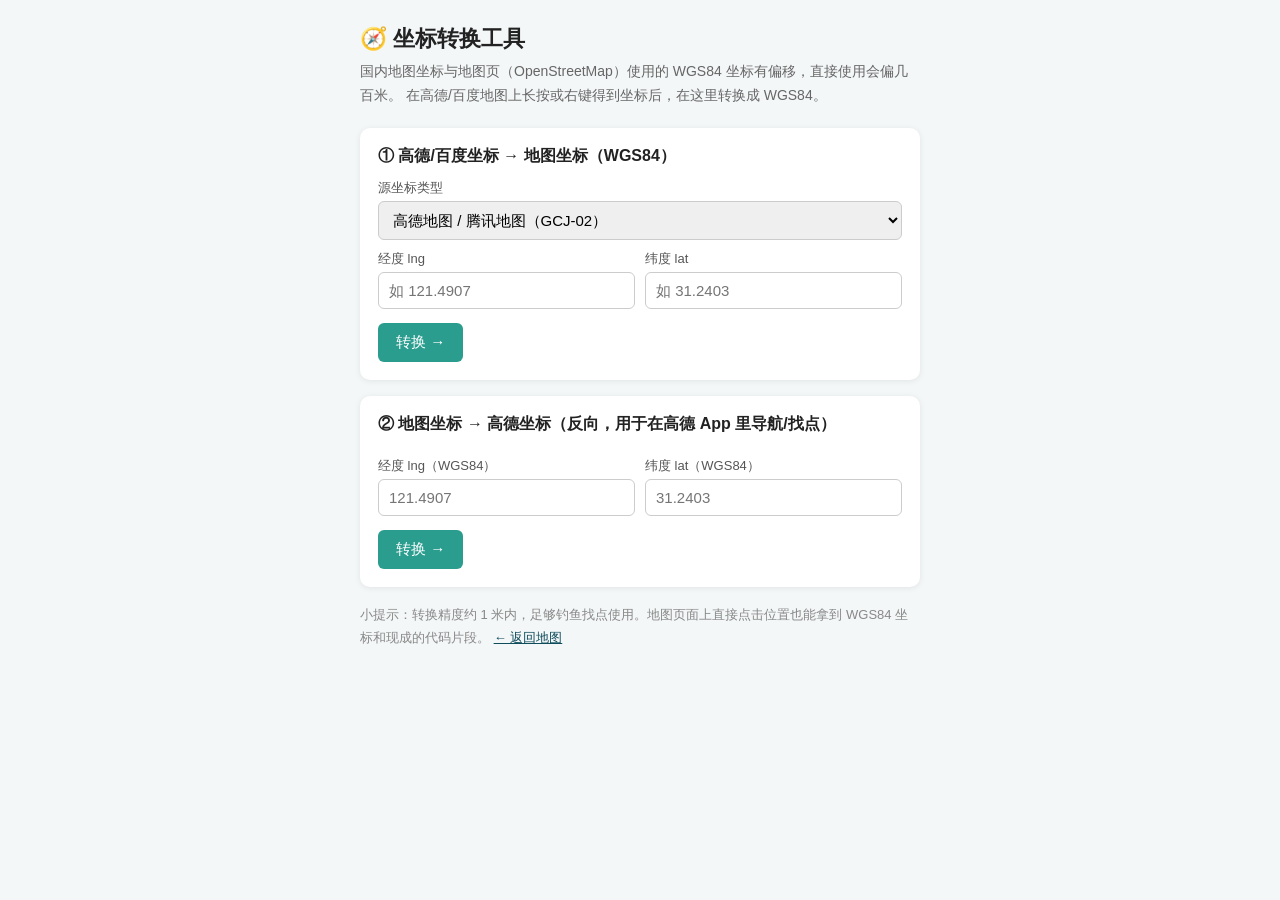
<file: convert.html>
<!DOCTYPE html>
<html lang="zh-CN">
<head>
  <meta charset="UTF-8" />
  <meta name="viewport" content="width=device-width, initial-scale=1.0" />
  <title>坐标转换工具 · 上海钓鱼标点地图</title>
  <style>
    * { box-sizing: border-box; }
    body {
      margin: 0;
      padding: 24px 16px 48px;
      font-family: "PingFang SC", "Microsoft YaHei", "Segoe UI", sans-serif;
      background: #f4f7f8;
      color: #222;
    }
    .wrap { max-width: 560px; margin: 0 auto; }
    h1 { font-size: 22px; margin: 0 0 6px; }
    .sub { color: #666; font-size: 14px; margin: 0 0 20px; line-height: 1.7; }
    .card {
      background: #fff;
      border-radius: 10px;
      padding: 18px;
      margin-bottom: 16px;
      box-shadow: 0 1px 6px rgba(0,0,0,.08);
    }
    .card h2 { font-size: 16px; margin: 0 0 12px; }
    label { display: block; font-size: 13px; color: #555; margin: 10px 0 4px; }
    input, select, textarea {
      width: 100%;
      padding: 9px 10px;
      font-size: 15px;
      border: 1px solid #ccc;
      border-radius: 6px;
      font-family: inherit;
    }
    textarea { font-family: Consolas, monospace; font-size: 13px; resize: vertical; }
    .row { display: flex; gap: 10px; }
    .row > div { flex: 1; }
    button {
      margin-top: 14px;
      padding: 10px 18px;
      font-size: 15px;
      border: none;
      border-radius: 6px;
      background: #2a9d8f;
      color: #fff;
      cursor: pointer;
    }
    button:hover { background: #21867a; }
    button.secondary { background: #0f4c5c; }
    button.secondary:hover { background: #0b3946; }
    .result { margin-top: 12px; }
    .result .coord {
      font-family: Consolas, monospace;
      background: #f1f3f5;
      padding: 8px 10px;
      border-radius: 6px;
      font-size: 14px;
      word-break: break-all;
    }
    .ok { color: #2a9d8f; font-size: 13px; margin-top: 6px; }
    .hidden { display: none; }
    .note { font-size: 13px; color: #888; line-height: 1.8; }
    a { color: #0f4c5c; }
  </style>
</head>
<body>
  <div class="wrap">
    <h1>🧭 坐标转换工具</h1>
    <p class="sub">
      国内地图坐标与地图页（OpenStreetMap）使用的 WGS84 坐标有偏移，直接使用会偏几百米。
      在高德/百度地图上长按或右键得到坐标后，在这里转换成 WGS84。
    </p>

    <div class="card">
      <h2>① 高德/百度坐标 → 地图坐标（WGS84）</h2>
      <label>源坐标类型</label>
      <select id="src-type">
        <option value="gcj02">高德地图 / 腾讯地图（GCJ-02）</option>
        <option value="bd09">百度地图（BD-09）</option>
      </select>
      <div class="row">
        <div>
          <label>经度 lng</label>
          <input id="src-lng" placeholder="如 121.4907" />
        </div>
        <div>
          <label>纬度 lat</label>
          <input id="src-lat" placeholder="如 31.2403" />
        </div>
      </div>
      <button id="btn-convert">转换 →</button>
      <div class="result hidden" id="result-a">
        <div class="coord" id="wgs-out"></div>
        <div class="coord" id="wgs-snippet"></div>
        <button class="secondary" id="btn-copy-a">复制代码片段</button>
        <p class="ok" id="copy-ok-a"></p>
      </div>
    </div>

    <div class="card">
      <h2>② 地图坐标 → 高德坐标（反向，用于在高德 App 里导航/找点）</h2>
      <div class="row">
        <div>
          <label>经度 lng（WGS84）</label>
          <input id="wgs-lng" placeholder="121.4907" />
        </div>
        <div>
          <label>纬度 lat（WGS84）</label>
          <input id="wgs-lat" placeholder="31.2403" />
        </div>
      </div>
      <button id="btn-convert-back">转换 →</button>
      <div class="result hidden" id="result-b">
        <div class="coord" id="gcj-out"></div>
        <p class="note">把上面这组坐标输入高德地图搜索框即可导航。</p>
      </div>
    </div>

    <p class="note">
      小提示：转换精度约 1 米内，足够钓鱼找点使用。地图页面上直接点击位置也能拿到
      WGS84 坐标和现成的代码片段。
      <a href="index.html">← 返回地图</a>
    </p>
  </div>

  <script src="js/gcj02.js"></script>
  <script>
    (function () {
      "use strict";
      const C = window.CoordConv;

      function num(v) {
        const n = parseFloat(String(v).trim());
        return isNaN(n) ? null : n;
      }

      function show(id) {
        const el = document.getElementById(id);
        el.classList.remove("hidden");
        return el;
      }

      function copy(text, okElId) {
        const done = function () {
          const ok = document.getElementById(okElId);
          ok.textContent = "已复制 ✔ 粘贴到 js/spots.js 的数组中即可";
        };
        if (navigator.clipboard && navigator.clipboard.writeText) {
          navigator.clipboard.writeText(text).then(done).catch(function () {
            fallback(text); done();
          });
        } else {
          fallback(text); done();
        }
      }
      function fallback(text) {
        const ta = document.createElement("textarea");
        ta.value = text;
        document.body.appendChild(ta);
        ta.select();
        try { document.execCommand("copy"); } catch (e) { /* 忽略 */ }
        document.body.removeChild(ta);
      }

      document.getElementById("btn-convert").addEventListener("click", function () {
        const lng = num(document.getElementById("src-lng").value);
        const lat = num(document.getElementById("src-lat").value);
        const type = document.getElementById("src-type").value;
        if (lng === null || lat === null) { alert("请填写有效的经度和纬度"); return; }

        const wgs = type === "bd09" ? C.bd09ToWgs84(lng, lat) : C.gcj02ToWgs84(lng, lat);
        const wLng = wgs.lng.toFixed(6);
        const wLat = wgs.lat.toFixed(6);
        document.getElementById("wgs-out").textContent =
          "WGS84 坐标：" + wLat + ", " + wLng + "（lat, lng）";
        const snippet = "{ name: \"标点名称\", lat: " + wLat + ", lng: " + wLng +
          ", type: \"野河\", note: \"\" },";
        document.getElementById("wgs-snippet").textContent = snippet;
        document.getElementById("copy-ok-a").textContent = "";
        show("result-a");

        document.getElementById("btn-copy-a").onclick = function () {
          copy(snippet, "copy-ok-a");
        };
      });

      document.getElementById("btn-convert-back").addEventListener("click", function () {
        const lng = num(document.getElementById("wgs-lng").value);
        const lat = num(document.getElementById("wgs-lat").value);
        if (lng === null || lat === null) { alert("请填写有效的经度和纬度"); return; }
        const gcj = C.wgs84ToGcj02(lng, lat);
        document.getElementById("gcj-out").textContent =
          "高德坐标（GCJ-02）：" + gcj.lat.toFixed(6) + ", " + gcj.lng.toFixed(6) + "（lat, lng）";
        show("result-b");
      });
    })();
  </script>
</body>
</html>
</file>
